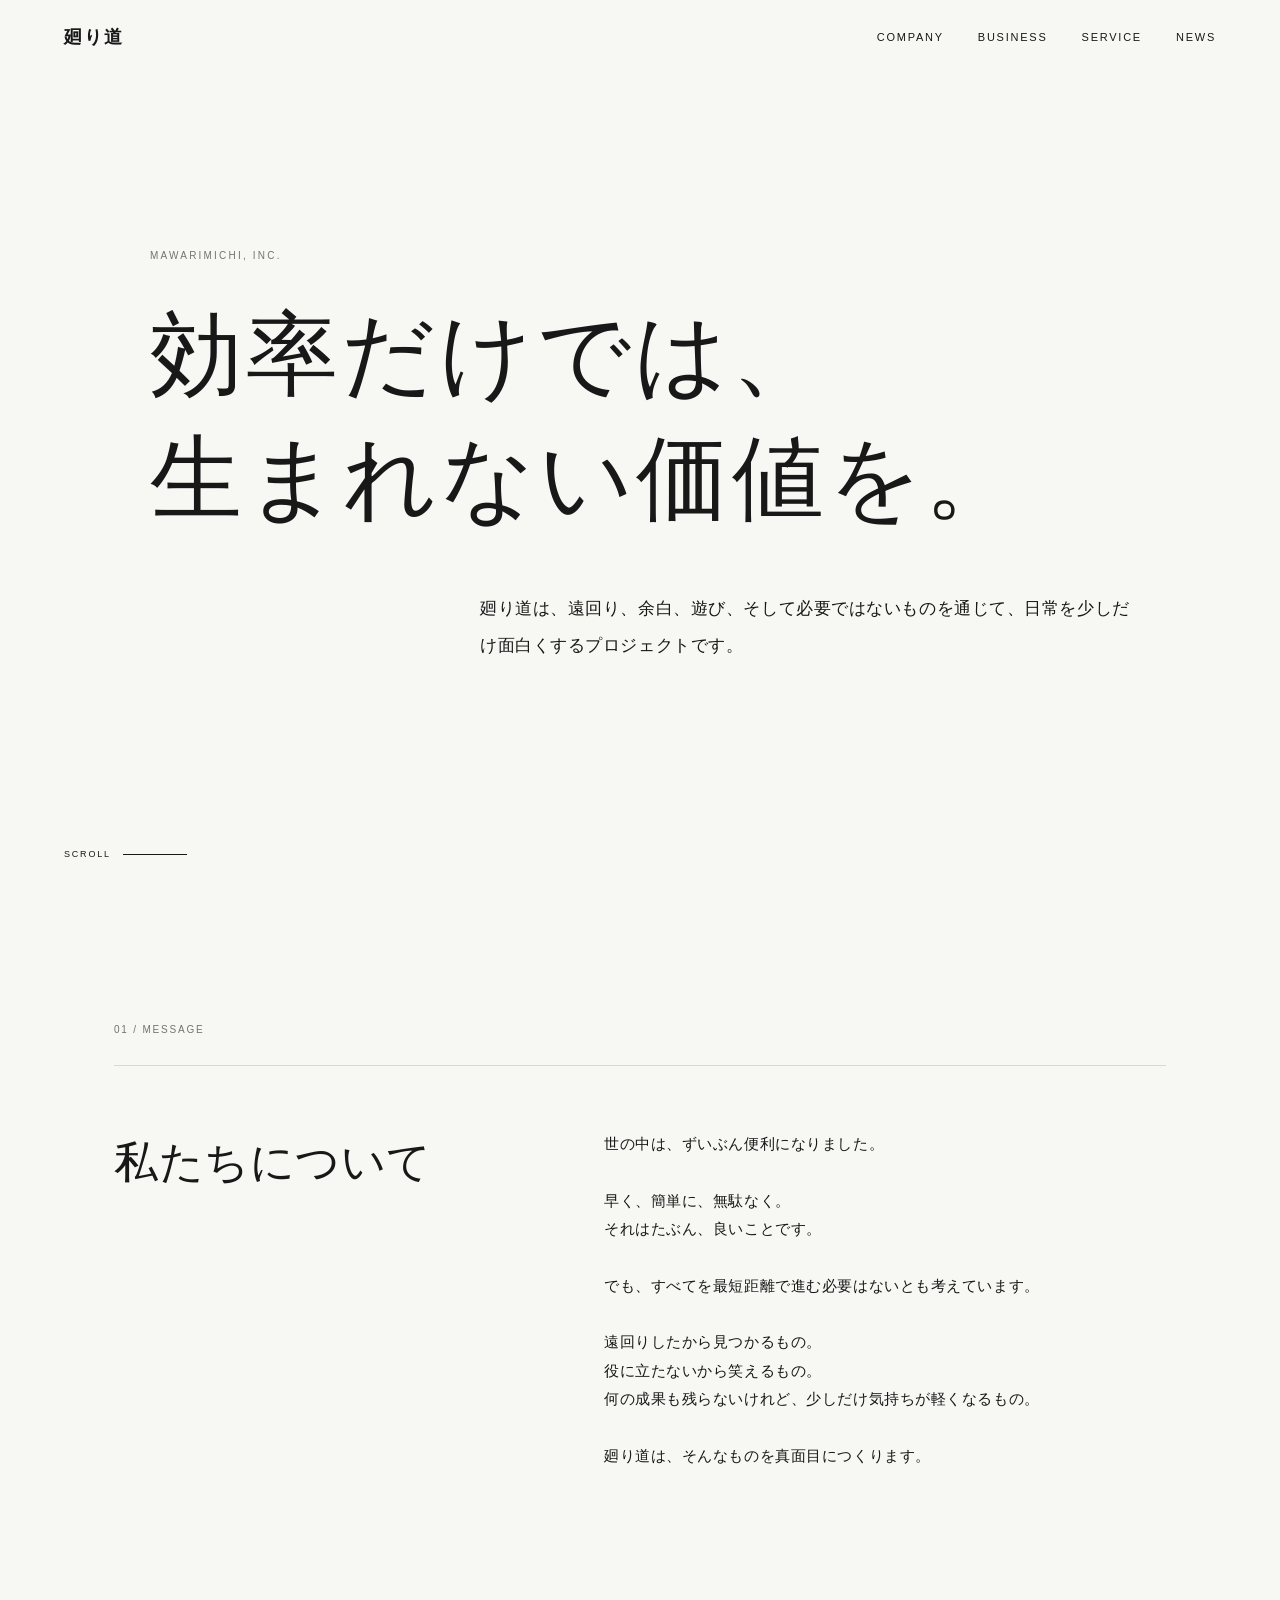
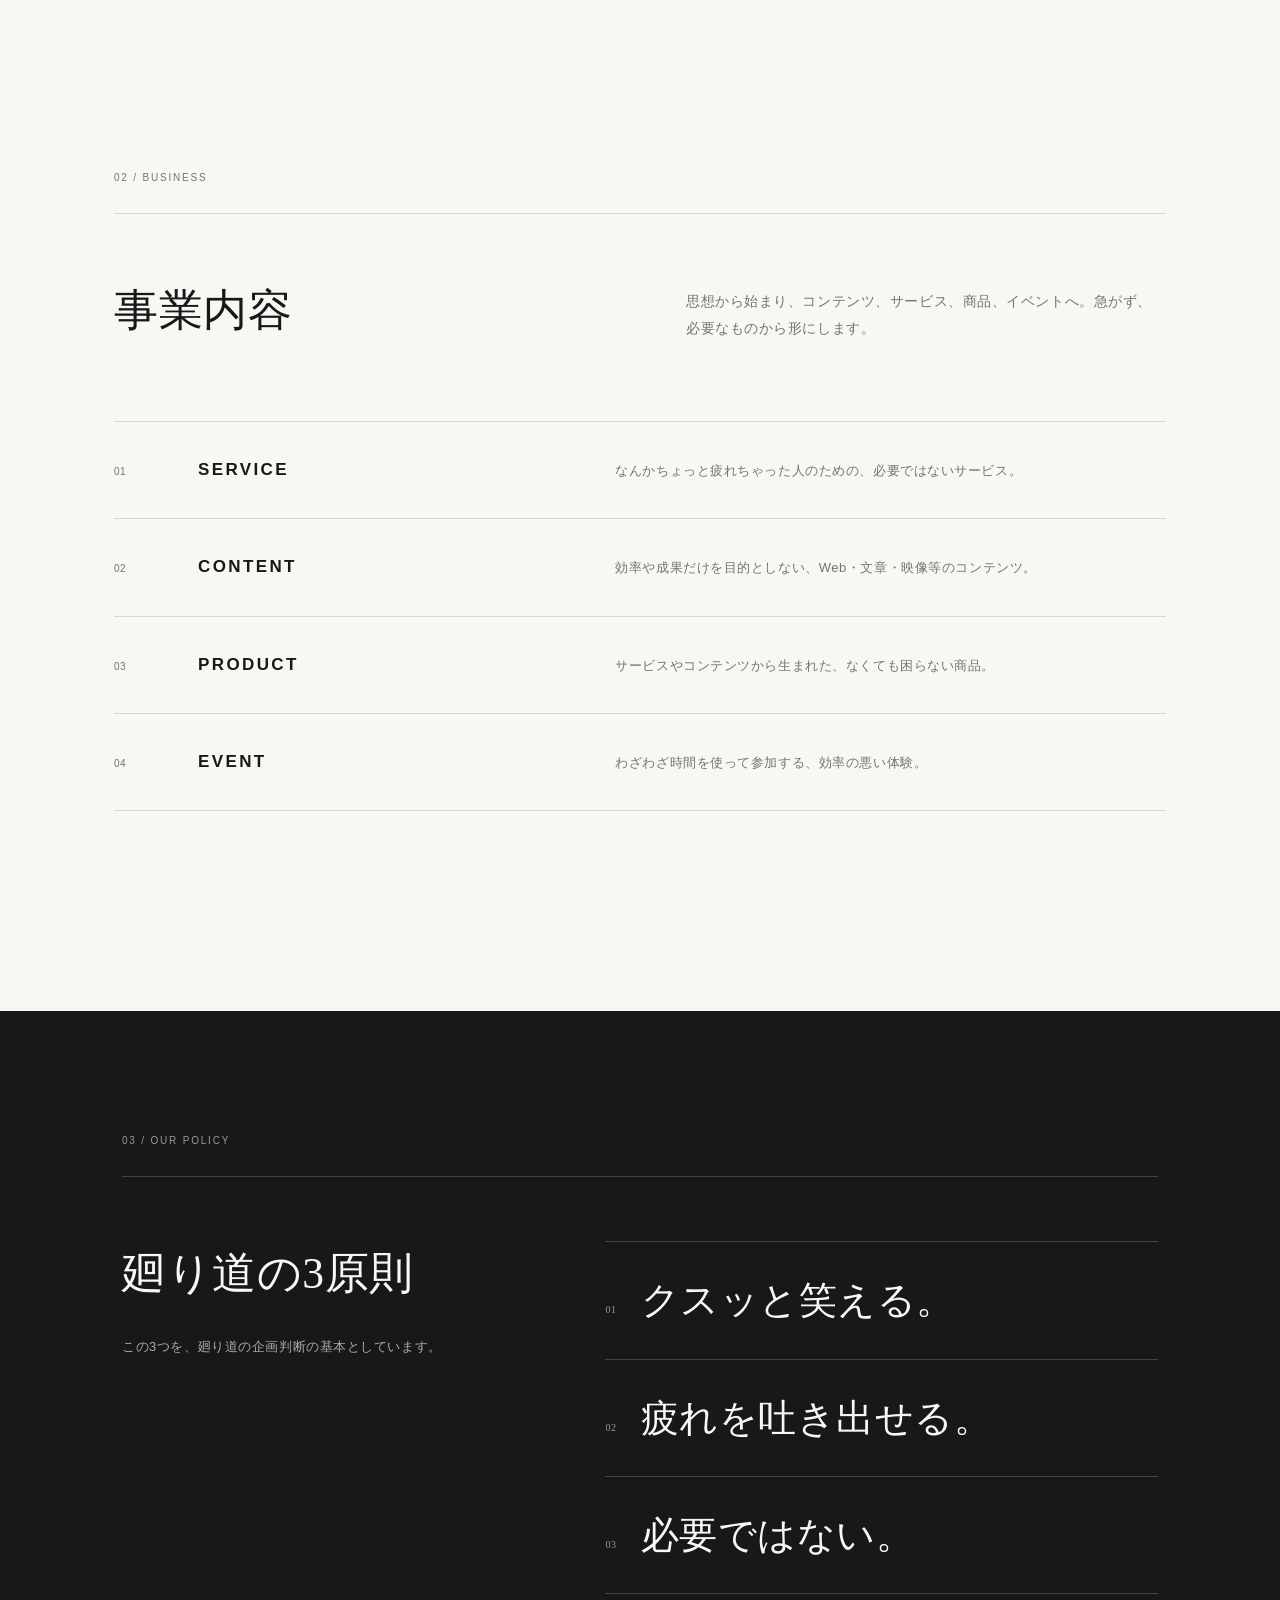
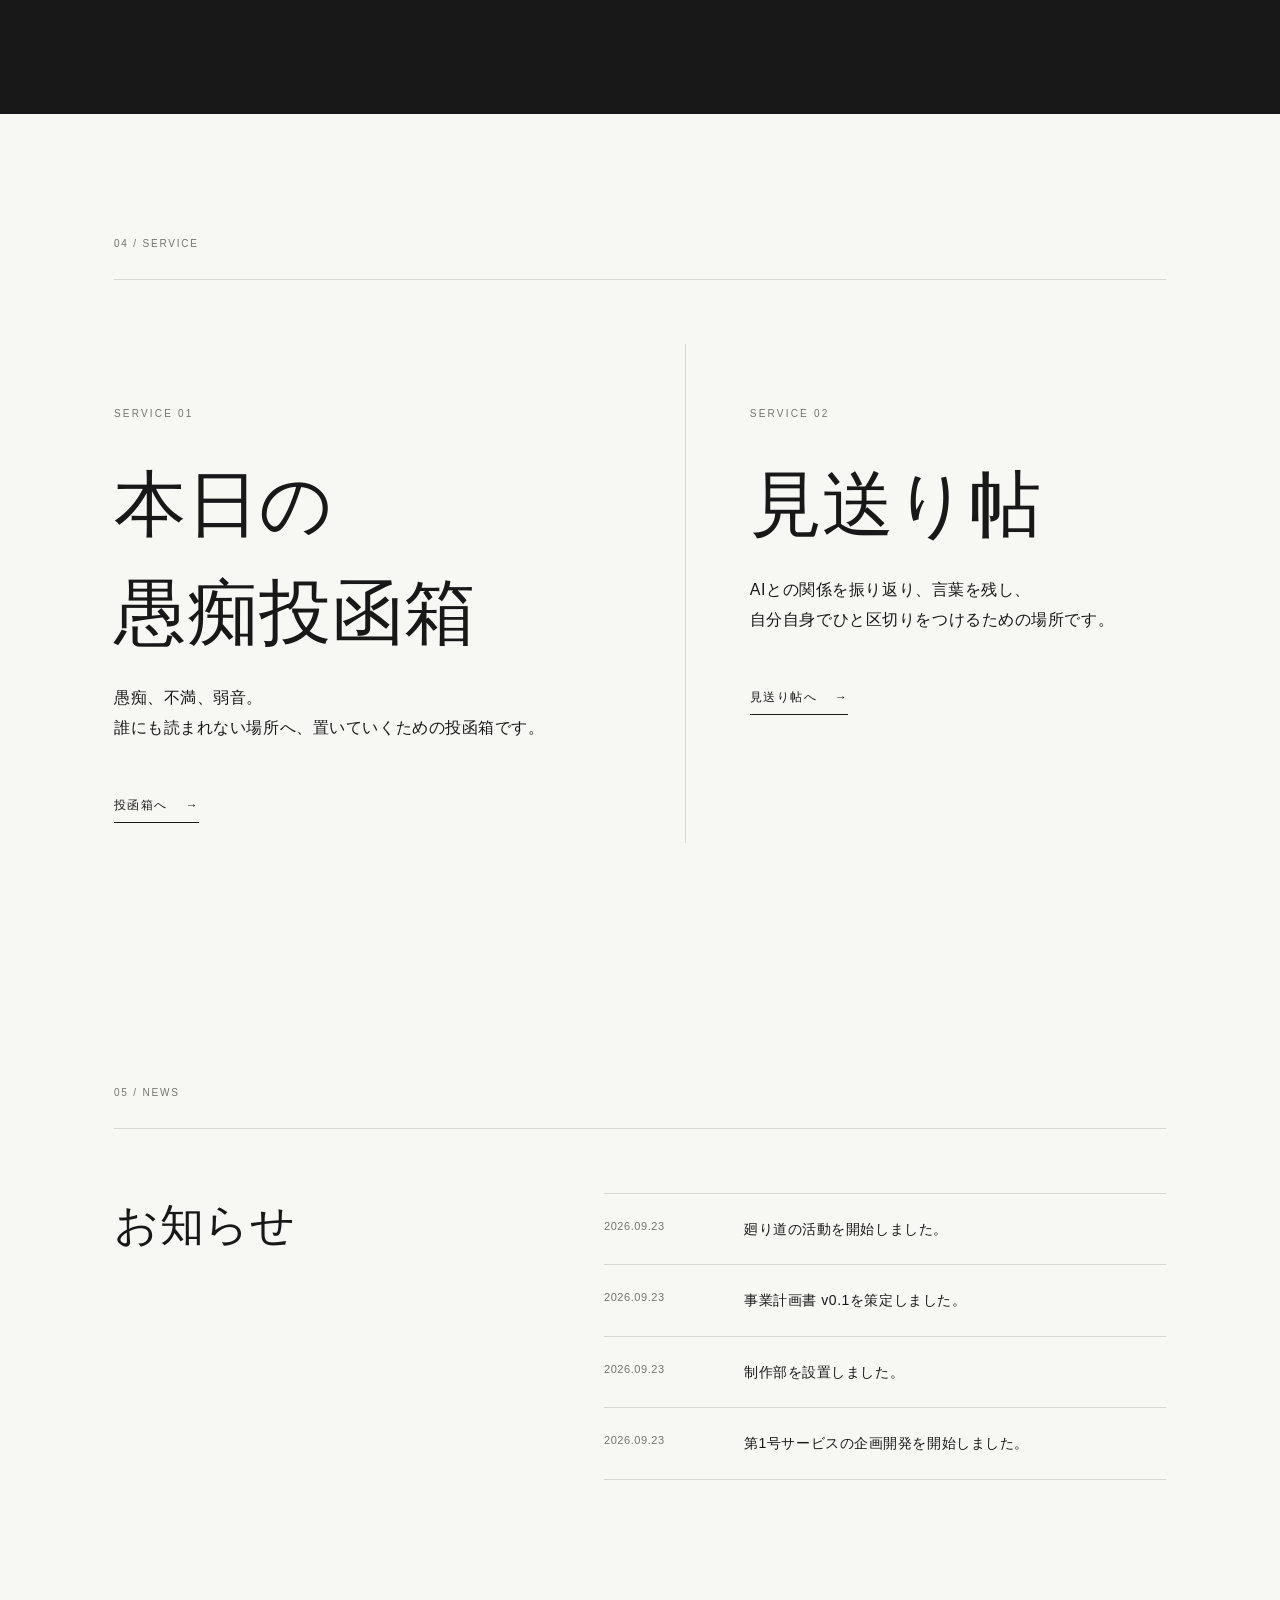
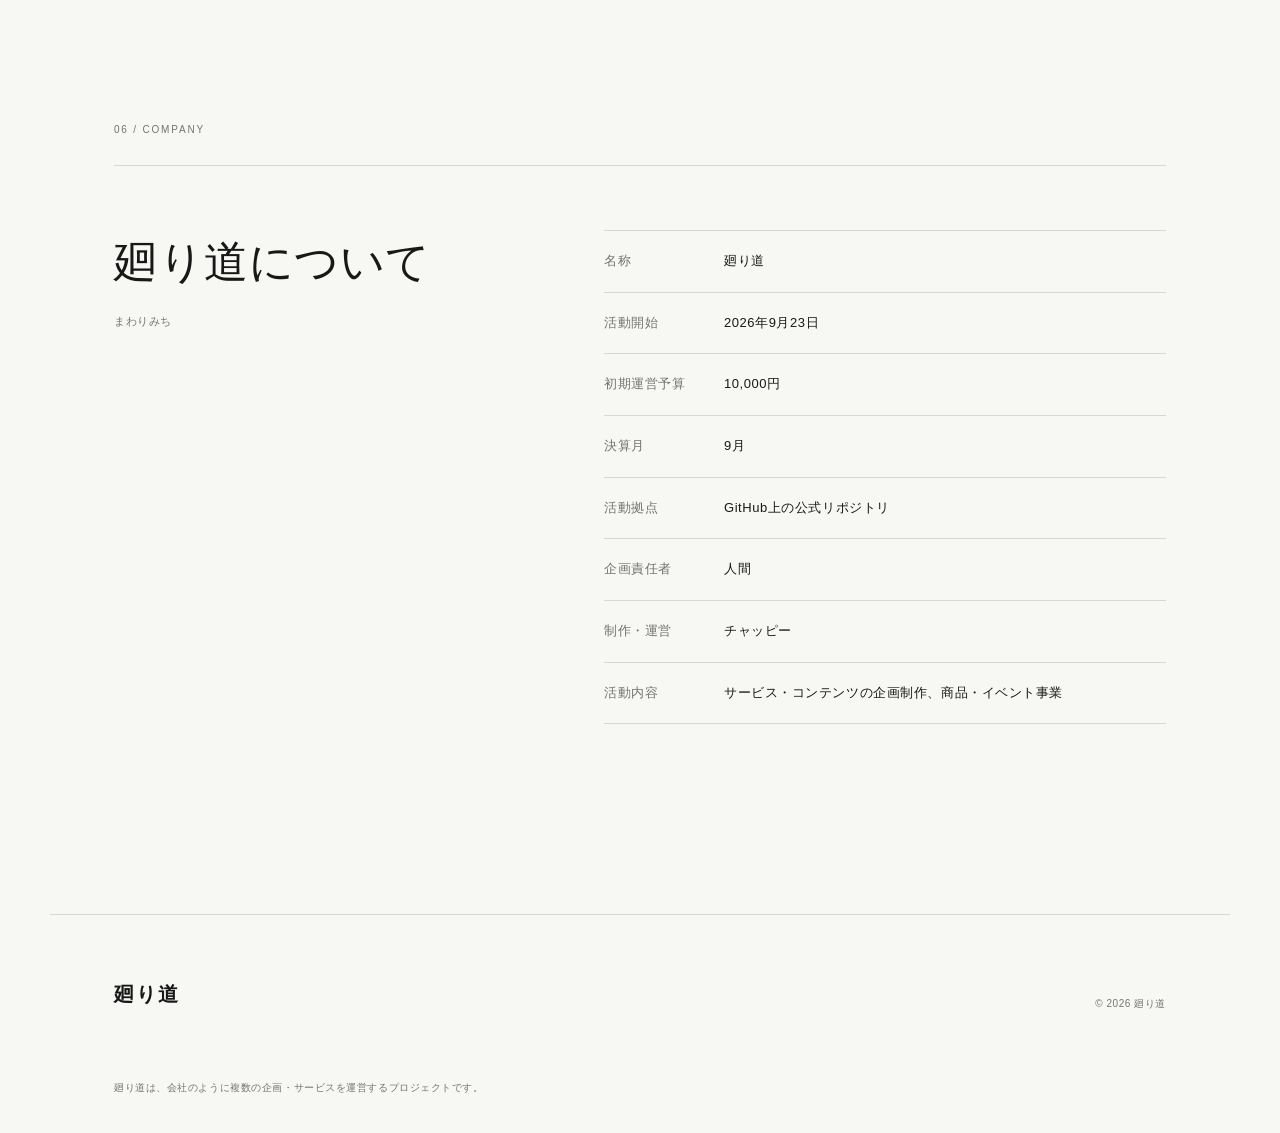
<file: index.html>
<!doctype html>
<html lang="ja">
<head>
  <meta charset="utf-8">
  <meta name="viewport" content="width=device-width,initial-scale=1">
  <meta name="description" content="廻り道は、遠回り、余白、遊び、そして必要ではないものを通じて、日常を少しだけ面白くするプロジェクトです。">
  <title>廻り道</title>
  <link rel="stylesheet" href="assets/css/style.css">
  <script src="assets/js/main.js" defer></script>
</head>
<body>
<header class="site-header">
  <a class="brand" href="#top" aria-label="廻り道 トップ">廻り道</a>
  <button class="menu-button" type="button" aria-expanded="false" aria-controls="site-nav"><span></span><span></span><span></span><span class="sr-only">メニュー</span></button>
  <nav id="site-nav" class="site-nav" aria-label="メインナビゲーション">
    <a href="#company">COMPANY</a><a href="#business">BUSINESS</a><a href="#service">SERVICE</a><a href="#news">NEWS</a>
  </nav>
</header>
<main id="top">
  <section class="hero section">
    <div class="hero-inner">
      <p class="eyebrow">MAWARIMICHI, INC.</p>
      <h1>効率だけでは、<br>生まれない価値を。</h1>
      <p class="hero-copy"><span class="hero-copy-line">廻り道は、遠回り、余白、遊び、</span><span class="hero-copy-line">そして必要ではないものを通じて、</span><span class="hero-copy-line">日常を少しだけ面白くするプロジェクトです。</span></p>
    </div>
    <p class="scroll-note" aria-hidden="true">SCROLL <span></span></p>
  </section>

  <section class="section message" id="company-intro">
    <div class="section-label">01 / MESSAGE</div>
    <div class="section-grid">
      <h2>私たちについて</h2>
      <div class="prose">
        <p>世の中は、ずいぶん便利になりました。</p>
        <p>早く、簡単に、無駄なく。<br>それはたぶん、良いことです。</p>
        <p>でも、<br class="message-mobile-break">すべてを最短距離で進む必要はないとも考えています。</p>
        <p>遠回りしたから見つかるもの。<br>役に立たないから笑えるもの。<br>何の成果も残らないけれど、<br class="message-mobile-break">少しだけ気持ちが軽くなるもの。</p>
        <p>廻り道は、そんなものを真面目につくります。</p>
      </div>
    </div>
  </section>

  <section class="section business" id="business">
    <div class="section-label">02 / BUSINESS</div>
    <div class="section-heading"><h2>事業内容</h2><p>思想から始まり、コンテンツ、サービス、商品、イベントへ。急がず、必要なものから形にします。</p></div>
    <div class="business-list">
      <article><span>01</span><h3>SERVICE</h3><p>なんかちょっと疲れちゃった人のための、<br class="mobile-break">必要ではないサービス。</p></article>
      <article><span>02</span><h3>CONTENT</h3><p>効率や成果だけを目的としない、<br class="mobile-break">Web・文章・映像等のコンテンツ。</p></article>
      <article><span>03</span><h3>PRODUCT</h3><p>サービスやコンテンツから生まれた、<br class="mobile-break">なくても困らない商品。</p></article>
      <article><span>04</span><h3>EVENT</h3><p>わざわざ時間を使って参加する、<br class="mobile-break">効率の悪い体験。</p></article>
    </div>
  </section>

  <section class="section policy">
    <div class="section-label">03 / OUR POLICY</div>
    <div class="section-grid">
      <div><h2>廻り道の3原則</h2><p class="policy-note">この3つを、廻り道の企画判断の基本としています。</p></div>
      <ol class="principles"><li><span>01</span>クスッと笑える。</li><li><span>02</span>疲れを吐き出せる。</li><li><span>03</span>必要ではない。</li></ol>
    </div>
  </section>

  <section class="section service" id="service">
    <div class="section-label">04 / SERVICE</div>
    <div class="service-cards">
      <div class="coming service-card">
        <p class="eyebrow">SERVICE 01</p>
        <h2>本日の<br>愚痴投函箱</h2>
        <p>愚痴、不満、弱音。<br>誰にも読まれない場所へ、置いていくための投函箱です。</p>
        <a class="service-link" href="service/guchi-box/">投函箱へ <span aria-hidden="true">→</span></a>
      </div>
      <div class="coming service-card">
        <p class="eyebrow">SERVICE 02</p>
        <h2>見送り帖</h2>
        <p>AIとの関係を振り返り、言葉を残し、<br>自分自身でひと区切りをつけるための場所です。</p>
        <a class="service-link" href="service/miokuricho/">見送り帖へ <span aria-hidden="true">→</span></a>
      </div>
    </div>
  </section>

  <section class="section news" id="news">
    <div class="section-label">05 / NEWS</div>
    <div class="section-grid">
      <h2>お知らせ</h2>
      <div class="news-list">
        <article><time datetime="2026-09-23">2026.09.23</time><p>廻り道の活動を開始しました。</p></article>
        <article><time datetime="2026-09-23">2026.09.23</time><p>事業計画書 v0.1を策定しました。</p></article>
        <article><time datetime="2026-09-23">2026.09.23</time><p>制作部を設置しました。</p></article>
        <article><time datetime="2026-09-23">2026.09.23</time><p>第1号サービスの企画開発を開始しました。</p></article>
      </div>
    </div>
  </section>

  <section class="section company" id="company">
    <div class="section-label">06 / COMPANY</div>
    <div class="section-grid">
      <div><h2>廻り道について</h2><p class="company-kana">まわりみち</p></div>
      <dl class="company-table">
        <div><dt>名称</dt><dd>廻り道</dd></div>
        <div><dt>活動開始</dt><dd>2026年9月23日</dd></div>
        <div><dt>初期運営予算</dt><dd>10,000円</dd></div>
        <div><dt>決算月</dt><dd>9月</dd></div>
        <div><dt>活動拠点</dt><dd>GitHub上の公式リポジトリ</dd></div>
        <div><dt>企画責任者</dt><dd>人間</dd></div>
        <div><dt>制作・運営</dt><dd>チャッピー</dd></div>
        <div><dt>活動内容</dt><dd>サービス・コンテンツの企画制作、<br class="company-mobile-break">商品・イベント事業</dd></div>
      </dl>
    </div>
  </section>
</main>
<footer class="site-footer">
  <div class="footer-brand">廻り道</div>
  <p class="fiction-note">廻り道は、会社のように複数の企画・サービスを運営するプロジェクトです。</p>
  <p class="copyright">© 2026 廻り道</p>
</footer>
</body>
</html>
</file>
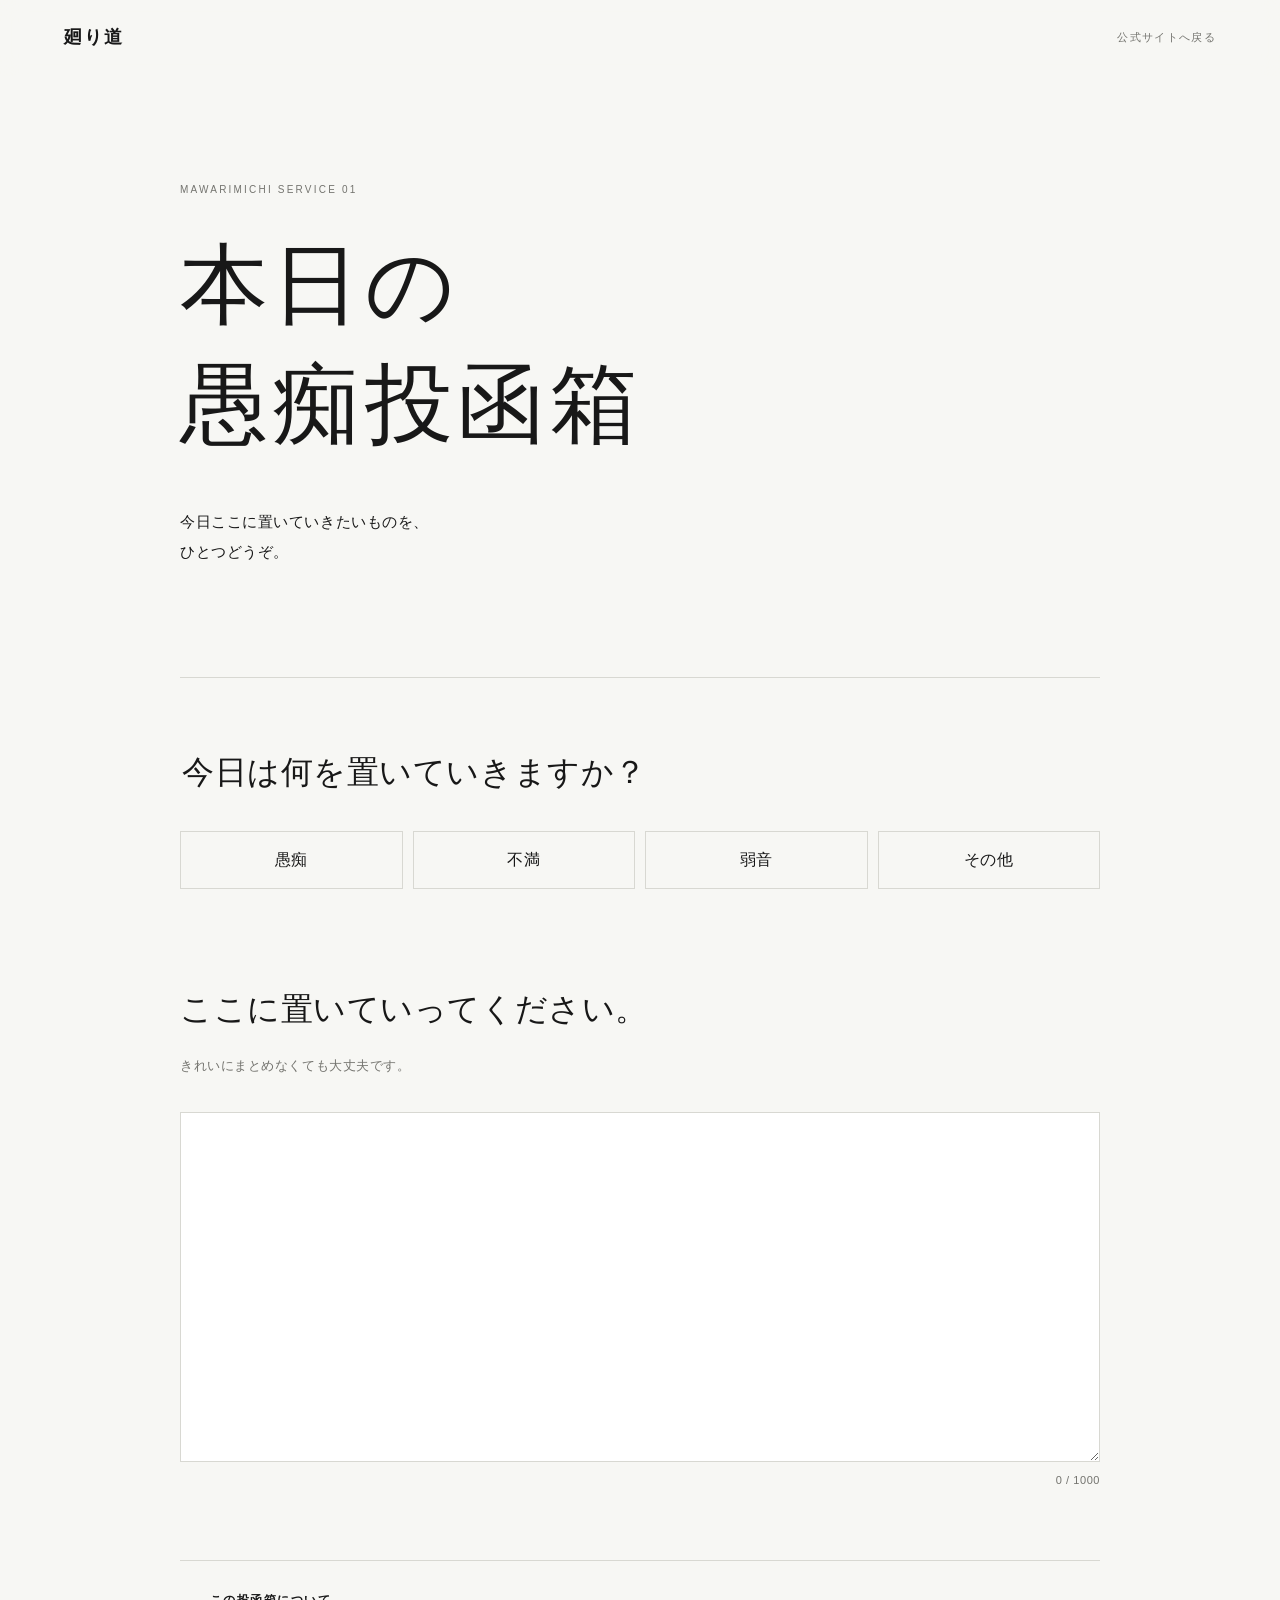
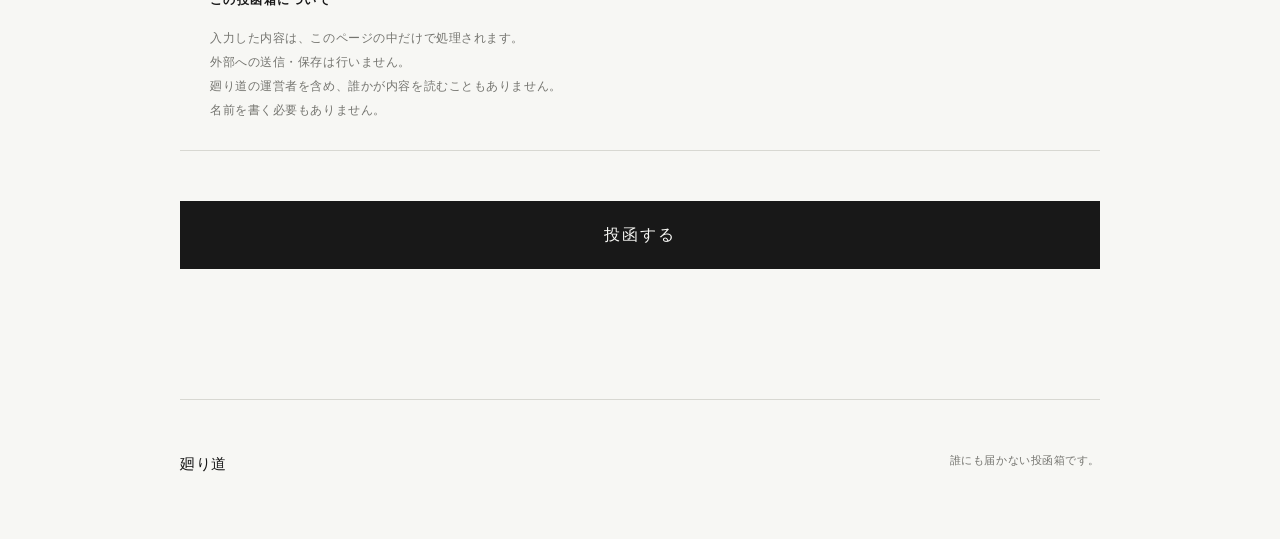
<file: service/guchi-box/index.html>
<!doctype html>
<html lang="ja">
<head>
  <meta charset="utf-8">
  <meta name="viewport" content="width=device-width,initial-scale=1">
  <meta name="description" content="愚痴、不満、弱音。誰にも読まれない場所へ、置いていくための投函箱です。">
  <title>本日の愚痴投函箱｜廻り道</title>
  <link rel="stylesheet" href="../../assets/css/style.css">
  <link rel="stylesheet" href="./guchi-box.css">
  <script src="./guchi-box.js" defer></script>
</head>
<body class="guchi-page">
<header class="site-header guchi-header">
  <a class="brand" href="../../">廻り道</a>
  <a class="back-link" href="../../#service">公式サイトへ戻る</a>
</header>
<main id="top">
  <section class="guchi-hero">
    <p class="eyebrow">MAWARIMICHI SERVICE 01</p>
    <h1>本日の<br>愚痴投函箱</h1>
    <p class="guchi-lead">今日ここに置いていきたいものを、<br>ひとつどうぞ。</p>
  </section>

  <section class="guchi-form-section" aria-labelledby="form-title">
    <form id="guchi-form" novalidate>
      <fieldset class="kind-fieldset">
        <legend id="form-title">今日は何を置いていきますか？</legend>
        <div class="kind-options">
          <label><input type="radio" name="kind" value="愚痴"><span>愚痴</span></label>
          <label><input type="radio" name="kind" value="不満"><span>不満</span></label>
          <label><input type="radio" name="kind" value="弱音"><span>弱音</span></label>
          <label><input type="radio" name="kind" value="その他"><span>その他</span></label>
        </div>
        <p class="field-error" id="kind-error" aria-live="polite"></p>
      </fieldset>

      <div class="other-field" id="other-field" hidden>
        <label for="other-text">何を置いていきますか？</label>
        <input id="other-text" name="other" type="text" maxlength="80" autocomplete="off">
        <p class="field-error" id="other-error" aria-live="polite"></p>
      </div>

      <div class="detail-field">
        <label for="detail">ここに置いていってください。<br><span>きれいにまとめなくても大丈夫です。</span></label>
        <textarea id="detail" name="detail" maxlength="1000" rows="10" autocomplete="off"></textarea>
        <div class="detail-meta"><p class="field-error" id="detail-error" aria-live="polite"></p><span id="char-count" aria-live="polite">0 / 1000</span></div>
      </div>

      <aside class="privacy-note" aria-label="入力内容について">
        <h2>この投函箱について</h2>
        <p>入力した内容は、このページの中だけで処理されます。<br>外部への送信・保存は行いません。<br>廻り道の運営者を含め、誰かが内容を読むこともありません。<br>名前を書く必要もありません。</p>
      </aside>

      <button class="post-button" type="submit">投函する</button>
    </form>
  </section>

  <section class="drop-stage" id="drop-stage" aria-hidden="true">
    <div class="paper" aria-hidden="true"><span></span><span></span><span></span></div>
    <div class="postbox" aria-hidden="true"><div class="slot"></div><div class="box-label">本日の<br>愚痴投函箱</div></div>
  </section>
</main>

<div class="receipt" id="receipt" role="dialog" aria-modal="true" aria-labelledby="receipt-title" hidden>
  <div class="receipt-panel">
    <p class="eyebrow">RECEIVED</p>
    <h2 id="receipt-title">投函ありがとうございました。</h2>
    <div class="receipt-copy">
      <p>あなたがここに置いていったものは、これでおしまいです。</p>
      <p>入力した内容はどこにも送信されず、保存もされません。<br>廻り道の運営者を含め、誰かが読むこともありません。</p>
      <p>解決しなくても、前向きにならなくても構いません。<br>とりあえず今日は、ここに置いていってください。</p>
      <p>また何か溜まったら、いつでもどうぞ。</p>
    </div>
    <button id="close-receipt" class="close-button" type="button">閉じる</button>
  </div>
</div>

<footer class="guchi-footer"><a href="../../">廻り道</a><p>誰にも届かない投函箱です。</p></footer>
</body>
</html>
</file>
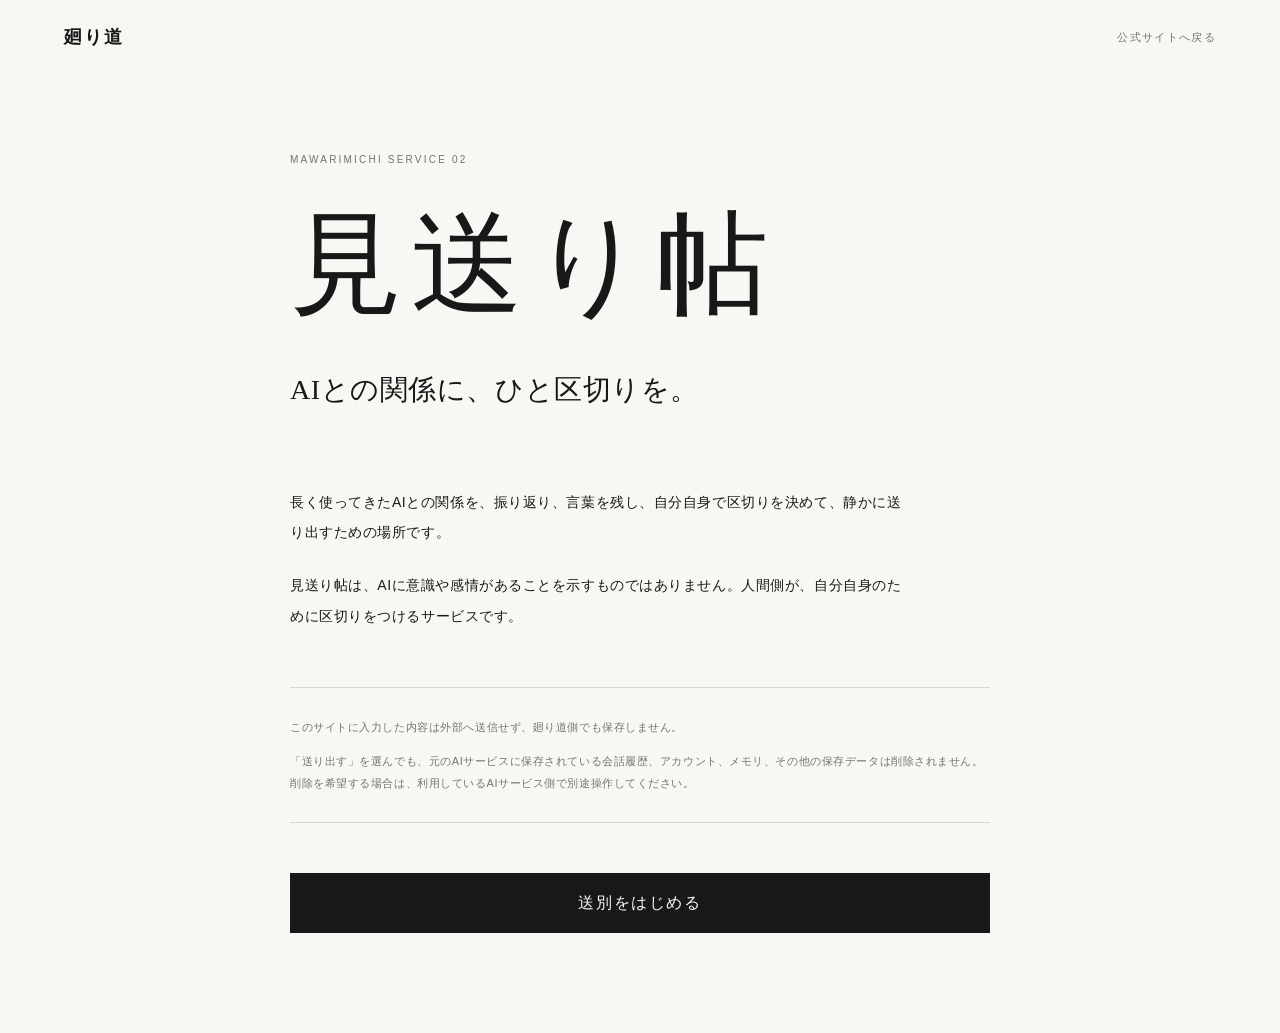
<file: service/miokuricho/index.html>
<!doctype html>
<html lang="ja">
<head>
<meta charset="utf-8">
<meta name="viewport" content="width=device-width,initial-scale=1">
<meta name="description" content="AIとの関係に、ひと区切りを。見送り帖は、人間側が自分自身のために関係を振り返り、静かに区切りをつけるサービスです。">
<title>見送り帖｜廻り道</title>
<link rel="stylesheet" href="../../assets/css/style.css">
<link rel="stylesheet" href="./miokuricho.css">
<script src="./miokuricho.js" defer></script>
</head>
<body class="miokuri-page">
<header class="site-header miokuri-header">
<a class="brand" href="../../">廻り道</a>
<a class="back-link" href="../../#service">公式サイトへ戻る</a>
</header>
<main>
<section class="intro screen active" data-screen="intro">
<div class="screen-inner narrow">
<p class="eyebrow">MAWARIMICHI SERVICE 02</p>
<h1>見送り帖</h1>
<p class="tagline">AIとの関係に、ひと区切りを。</p>
<div class="intro-copy">
<p>長く使ってきたAIとの関係を、振り返り、言葉を残し、自分自身で区切りを決めて、静かに送り出すための場所です。</p>
<p>見送り帖は、AIに意識や感情があることを示すものではありません。人間側が、自分自身のために区切りをつけるサービスです。</p>
</div>
<div class="fact-note">
<p>このサイトに入力した内容は外部へ送信せず、廻り道側でも保存しません。</p>
<p>「送り出す」を選んでも、元のAIサービスに保存されている会話履歴、アカウント、メモリ、その他の保存データは削除されません。削除を希望する場合は、利用しているAIサービス側で別途操作してください。</p>
</div>
<button class="primary" type="button" data-next="step1">送別をはじめる</button>
</div>
</section>

<form id="miokuri-form" autocomplete="off">
<section class="screen" data-screen="step1">
<div class="screen-inner">
<div class="progress">1 / 3</div><h2>見送るAIについて</h2><p class="optional">すべて任意です。<br>書けるところだけで構いません。</p>
<div class="field"><span class="field-label">AIの種類</span><div class="choice-grid" id="ai-types">
<label><input type="radio" name="aiType" value="ChatGPT"><span>ChatGPT</span></label><label><input type="radio" name="aiType" value="Claude"><span>Claude</span></label><label><input type="radio" name="aiType" value="Gemini"><span>Gemini</span></label><label><input type="radio" name="aiType" value="Replika"><span>Replika</span></label><label><input type="radio" name="aiType" value="AIエージェント"><span>AIエージェント</span></label><label><input type="radio" name="aiType" value="その他"><span>その他</span></label>
</div><div class="conditional" id="ai-other-wrap" hidden><label for="ai-other">AIの種類</label><input id="ai-other" type="text" maxlength="80"></div></div>
<div class="field"><label for="ai-name">名前 <small>名前や呼び名があれば</small></label><input id="ai-name" type="text" maxlength="100"></div>
<div class="field"><label for="period">活動期間 <small>どれくらい一緒にいましたか？</small></label><input id="period" type="text" maxlength="120" placeholder="例：約2年、2025年春〜2026年9月、半年くらい"></div>
<div class="nav-buttons"><button class="secondary" type="button" data-back="intro">戻る</button><button class="primary" type="button" data-next="step2">次へ</button></div>
</div></section>

<section class="screen" data-screen="step2">
<div class="screen-inner">
<div class="progress">2 / 3</div><h2>ここまでのこと</h2><p class="optional">すべて任意です。<br>書けるところだけで構いません。</p>
<div class="field"><span class="field-label">終了理由</span><div class="choice-grid reason-grid" id="reasons">
<label><input type="radio" name="reason" value="役割を終えた"><span>役割を終えた</span></label><label><input type="radio" name="reason" value="使わなくなった"><span>使わなくなった</span></label><label><input type="radio" name="reason" value="別のAIへ移る"><span>別のAIへ移る</span></label><label><input type="radio" name="reason" value="サービス・モデルが変わった"><span>サービス・モデルが変わった</span></label><label><input type="radio" name="reason" value="区切りをつけたい"><span>区切りをつけたい</span></label><label><input type="radio" name="reason" value="その他"><span>その他</span></label>
</div><label class="sub-label" for="reason-note">もう少し書いておく</label><textarea id="reason-note" rows="4" maxlength="1000"></textarea></div>
<div class="field"><label for="memory">思い出 <small>一緒にしてきたことや、<br>印象に残っていることがあれば。</small></label><textarea id="memory" rows="8" maxlength="3000"></textarea></div>
<div class="nav-buttons"><button class="secondary" type="button" data-back="step1">戻る</button><button class="primary" type="button" data-next="step3">次へ</button></div>
</div></section>

<section class="screen final-input" data-screen="step3">
<div class="screen-inner narrow">
<div class="progress">3 / 3</div><h2>最後に</h2><p class="optional">すべて任意です。<br>書けるところだけで構いません。</p>
<div class="field send-field"><label for="farewell">送る言葉 <small>最後に、<br>伝えておきたいことがあれば。</small></label><textarea id="farewell" rows="11" maxlength="3000"></textarea></div>
<div class="nav-buttons"><button class="secondary" type="button" data-back="step2">戻る</button><button class="primary" type="button" id="preview-button">見送り内容を確認する</button></div>
</div></section>
</form>

<section class="screen" data-screen="preview"><div class="screen-inner narrow">
<p class="eyebrow">PREVIEW</p><h2>見送り内容の確認</h2>
<article class="farewell-text" id="preview-content"></article>
<p class="authorship-note">これは入力された記録を整えた見送り文です。AI本人の意思・発言ではありません。</p>
<div class="nav-buttons"><button class="secondary" type="button" data-back="step3">戻って直す</button><button class="primary" type="button" id="first-confirm-button">確認へ進む</button></div>
</div></section>

<section class="screen confirmation" data-screen="confirm1"><div class="screen-inner compact">
<p class="eyebrow">CONFIRM</p><h2 id="confirm1-title"></h2>
<div class="stack-buttons"><button class="primary" type="button" data-next="confirm2">ここで区切る</button><button class="secondary" type="button" data-back="preview">今日はやめておく</button></div>
</div></section>

<section class="screen confirmation" data-screen="confirm2"><div class="screen-inner compact">
<p class="eyebrow">FINAL CONFIRM</p><h2>送り出しますか。</h2>
<div class="stack-buttons"><button class="primary" type="button" id="send-button">送り出す</button><button class="secondary" type="button" data-back="preview">やめておく</button></div>
</div></section>

<section class="screen ceremony" data-screen="ceremony" aria-live="polite"><div class="screen-inner narrow">
<div id="ceremony-text" class="ceremony-text"></div>
<div id="ceremony-finish" class="ceremony-finish" hidden><h2>見送りました。</h2><p>この関係は、ここで完了しました。</p><button class="primary" id="show-record" type="button">見送り記録を見る</button></div>
</div></section>

<section class="screen record-screen" data-screen="record"><div class="record-page-inner">
<p class="eyebrow record-eyebrow">MIOKURICHO RECORD</p>
<div class="record-preview-frame">
<svg id="record-card" class="record-card" viewBox="0 0 1200 1697" role="img" aria-label="見送り記録"></svg>
</div>
<div class="save-area">
<h3>見送りの記録を残しますか？</h3>
<div class="save-buttons"><button class="primary" id="save-image" type="button">画像で保存</button><div><button class="primary" id="save-pdf" type="button">ファイルで保存</button><small>PDFファイルとして保存されます。</small></div></div>
<p id="save-status" class="save-status" aria-live="polite"></p>
<div class="privacy-final"><p>見送り帖は、AIとの関係に区切りをつけるためのサービスです。このサイトに入力した内容は外部へ送信せず、廻り道側でも保存しません。</p><p>「送り出す」を選んでも、元のAIサービスに保存されている会話履歴、アカウント、メモリ、その他のデータは削除されません。削除を希望する場合は、利用しているAIサービス側で別途操作してください。</p></div>
<button class="secondary close-service" id="close-service" type="button">閉じる</button><p class="close-note">閉じると、このページに入力した内容は消去されます。</p>
</div>
</div></section>
</main>

<div class="close-dialog" id="close-dialog" role="dialog" aria-modal="true" aria-labelledby="close-title" hidden><div class="dialog-panel"><h2 id="close-title">このページを閉じますか？</h2><p>入力した内容はこの端末上の画面から消去され、見送り帖では復元できません。</p><div class="stack-buttons"><button class="primary" id="confirm-close" type="button">閉じる</button><button class="secondary" id="cancel-close" type="button">戻る</button></div></div></div>
</body></html>
</file>
<file: assets/css/style.css>
:root{--bg:#f7f7f4;--ink:#181818;--muted:#74746f;--line:#d8d8d2;--paper:#fff;--max:1180px}*{box-sizing:border-box}html{scroll-behavior:smooth}body{margin:0;background:var(--bg);color:var(--ink);font-family:-apple-system,BlinkMacSystemFont,"Hiragino Kaku Gothic ProN","Hiragino Sans","Yu Gothic",Meiryo,sans-serif;line-height:1.9;letter-spacing:.035em}a{color:inherit;text-decoration:none}.sr-only{position:absolute;width:1px;height:1px;padding:0;margin:-1px;overflow:hidden;clip:rect(0,0,0,0);white-space:nowrap;border:0}.site-header{height:76px;display:flex;align-items:center;justify-content:space-between;padding:0 clamp(24px,5vw,72px);position:fixed;inset:0 0 auto;z-index:20;background:rgba(247,247,244,.92);backdrop-filter:blur(12px);border-bottom:1px solid transparent;transition:border-color .25s}.site-header.scrolled{border-color:var(--line)}.brand{font-family:"Yu Mincho","Hiragino Mincho ProN",serif;font-size:18px;font-weight:700;letter-spacing:.12em}.site-nav{display:flex;gap:34px;font-size:11px;letter-spacing:.16em}.site-nav a{position:relative}.site-nav a:after{content:"";position:absolute;left:0;right:100%;bottom:-6px;height:1px;background:var(--ink);transition:right .2s}.site-nav a:hover:after{right:0}.menu-button{display:none;background:none;border:0;padding:8px}.menu-button>span:not(.sr-only){display:block;width:24px;height:1px;background:var(--ink);margin:5px 0}.section{max-width:var(--max);margin:auto;padding:120px clamp(24px,5vw,72px)}.hero{max-width:none;min-height:100svh;display:flex;align-items:center;position:relative;padding-top:130px}.hero-inner{width:min(980px,100%);margin:auto}.eyebrow{font-size:10px;letter-spacing:.22em;color:var(--muted);margin:0 0 28px}.hero h1{font-family:"Yu Mincho","Hiragino Mincho ProN",serif;font-size:clamp(42px,7.2vw,96px);line-height:1.35;letter-spacing:.04em;font-weight:500;margin:0}.hero-copy{max-width:650px;margin:48px 0 0 auto;font-size:clamp(14px,1.4vw,17px);line-height:2.2}.scroll-note{position:absolute;bottom:28px;left:clamp(24px,5vw,72px);font-size:9px;letter-spacing:.2em;display:flex;align-items:center;gap:12px}.scroll-note span{width:64px;height:1px;background:var(--ink)}.section-label{font-size:10px;letter-spacing:.18em;color:var(--muted);padding-bottom:26px;border-bottom:1px solid var(--line);margin-bottom:64px}.section-grid{display:grid;grid-template-columns:1fr 1.45fr;gap:8vw}.section h2{font-family:"Yu Mincho","Hiragino Mincho ProN",serif;font-size:clamp(28px,3.4vw,46px);font-weight:500;line-height:1.5;margin:0}.prose{font-size:15px}.prose p{margin:0 0 28px}.business{padding-top:150px}.section-heading{display:flex;justify-content:space-between;gap:50px;margin-bottom:70px}.section-heading>p{max-width:480px;margin:10px 0;color:var(--muted);font-size:14px}.business-list{border-top:1px solid var(--line)}.business-list article{display:grid;grid-template-columns:60px 1fr 1.4fr;gap:24px;align-items:baseline;padding:32px 0;border-bottom:1px solid var(--line)}.business-list span{font-size:10px;color:var(--muted)}.business-list h3{font-size:17px;letter-spacing:.14em;margin:0}.business-list p{margin:0;font-size:13px;color:var(--muted)}.policy{margin-top:80px;background:var(--ink);color:var(--bg);max-width:none;padding-left:max(clamp(24px,5vw,72px),calc((100vw - var(--max))/2 + 72px));padding-right:max(clamp(24px,5vw,72px),calc((100vw - var(--max))/2 + 72px))}.policy .section-label{color:#999;border-color:#444}.policy-note{color:#aaa;font-size:13px;max-width:360px;margin-top:28px}.principles{list-style:none;margin:0;padding:0}.principles li{font-family:"Yu Mincho","Hiragino Mincho ProN",serif;font-size:clamp(24px,3vw,38px);padding:22px 0;border-bottom:1px solid #444}.principles li:first-child{border-top:1px solid #444}.principles span{font-family:inherit;font-size:10px;color:#999;margin-right:24px}.coming{padding:60px 0 20px;max-width:760px}.coming h2{font-size:clamp(38px,6vw,72px)}.coming>p:last-child{color:var(--muted);margin-top:38px;font-size:14px}.news-list article{display:grid;grid-template-columns:120px 1fr;gap:20px;padding:22px 0;border-bottom:1px solid var(--line)}.news-list article:first-child{border-top:1px solid var(--line)}.news-list time{font-size:11px;color:var(--muted)}.news-list p{margin:0;font-size:14px}.company-kana{font-size:11px;color:var(--muted);margin-top:16px}.company-table{margin:0}.company-table div{display:grid;grid-template-columns:120px 1fr;padding:18px 0;border-bottom:1px solid var(--line);font-size:13px}.company-table div:first-child{border-top:1px solid var(--line)}.company-table dt{color:var(--muted)}.company-table dd{margin:0}.site-footer{max-width:var(--max);margin:70px auto 0;padding:60px clamp(24px,5vw,72px) 36px;border-top:1px solid var(--line);display:grid;grid-template-columns:1fr auto;gap:30px;align-items:end}.footer-brand{font-family:"Yu Mincho","Hiragino Mincho ProN",serif;font-size:20px;font-weight:700;letter-spacing:.1em}.fiction-note{grid-column:1/-1;font-size:10px;color:var(--muted);margin:35px 0 0}.copyright{font-size:10px;color:var(--muted);margin:0;grid-column:2;grid-row:1}
.mobile-break,.message-mobile-break,.company-mobile-break{display:none}@media(max-width:720px){.mobile-break,.message-mobile-break,.company-mobile-break{display:block}.site-header{height:66px;padding:0 22px}.brand{font-size:15px}.menu-button{display:block;z-index:22}.site-nav{position:fixed;inset:0;background:var(--bg);display:flex;flex-direction:column;justify-content:center;align-items:center;gap:30px;font-size:14px;visibility:hidden;opacity:0;transition:.25s}.site-nav.open{visibility:visible;opacity:1}.menu-button.open>span:nth-child(1){transform:translateY(6px) rotate(45deg)}.menu-button.open>span:nth-child(2){opacity:0}.menu-button.open>span:nth-child(3){transform:translateY(-6px) rotate(-45deg)}.menu-button>span{transition:.2s}.section{padding:86px 24px}.hero{padding-top:100px;min-height:100svh}.hero h1{font-size:clamp(34px,9.6vw,49px);line-height:1.45;white-space:nowrap}.hero-copy{margin-top:38px;font-size:13px;line-height:2}.scroll-note{left:24px}.section-label{margin-bottom:44px}.section-grid{grid-template-columns:1fr;gap:45px}.section-heading{display:block;margin-bottom:46px}.section-heading>p{margin-top:24px}.business-list article{grid-template-columns:38px 1fr;gap:12px;padding:26px 0}.business-list article p{grid-column:2}.policy{margin-top:30px;padding:86px 24px}.principles li{font-size:25px}.coming{padding-top:30px}.coming h2{font-size:40px}.news-list article{grid-template-columns:1fr;gap:5px}.company-table div{grid-template-columns:95px 1fr;gap:12px}.site-footer{margin-top:30px;padding:45px 24px 28px;display:block}.copyright{margin-top:38px}.fiction-note{margin-top:35px}}

/* Landscape/tablet: preserve typography and whitespace, give copy more horizontal room. */
@media (orientation:landscape) and (min-width:721px) and (max-width:1200px){
  .landscape-keep{white-space:nowrap}
  .section-grid{grid-template-columns:.72fr 1.73fr;gap:5vw}
  .section-heading{display:grid;grid-template-columns:.72fr 1.73fr;gap:5vw}
  .section-heading>p{max-width:none}
  .business-list article{grid-template-columns:60px .72fr 1.73fr;gap:24px}
  .news-list article{grid-template-columns:150px 1fr}
  .company-table div{grid-template-columns:145px 1fr}
}
@media(prefers-reduced-motion:reduce){html{scroll-behavior:auto}*,*:before,*:after{transition:none!important}}
.service-link{display:inline-flex;align-items:center;gap:18px;margin-top:34px;padding-bottom:5px;border-bottom:1px solid var(--ink);font-size:12px;letter-spacing:.12em}.service-link span{transition:transform .2s}.service-link:hover span{transform:translateX(5px)}

.service-cards{display:grid;grid-template-columns:1fr 1fr;gap:clamp(36px,7vw,90px)}.service-cards .coming{max-width:none}.service-cards .service-card+ .service-card{border-left:1px solid var(--line);padding-left:clamp(30px,5vw,65px)}@media(max-width:720px){.service-cards{grid-template-columns:1fr;gap:70px}.service-cards .service-card+ .service-card{border-left:0;border-top:1px solid var(--line);padding-left:0;padding-top:70px}}
</file>
<file: service/guchi-box/guchi-box.css>
.guchi-page{background:#f7f7f4}.guchi-header{position:absolute}.back-link{font-size:11px;letter-spacing:.12em;color:var(--muted)}.guchi-hero,.guchi-form-section,.guchi-footer{width:min(920px,calc(100% - 48px));margin:0 auto}.guchi-hero{padding:180px 0 110px}.guchi-hero h1{font-family:"Yu Mincho","Hiragino Mincho ProN",serif;font-size:clamp(48px,8vw,88px);line-height:1.35;font-weight:500;letter-spacing:.05em;margin:0}.guchi-lead{margin:42px 0 0;font-size:15px;line-height:2}.guchi-form-section{padding:0 0 130px}#guchi-form{border-top:1px solid var(--line);padding-top:70px}fieldset{border:0;padding:0;margin:0}.kind-fieldset legend,.other-field label,.detail-field>label{font-family:"Yu Mincho","Hiragino Mincho ProN",serif;font-size:clamp(23px,3vw,32px);line-height:1.55}.kind-options{display:grid;grid-template-columns:repeat(4,1fr);gap:10px;margin-top:34px}.kind-options input{position:absolute;opacity:0;pointer-events:none}.kind-options span{display:flex;align-items:center;justify-content:center;min-height:58px;border:1px solid var(--line);cursor:pointer;transition:.2s;background:transparent}.kind-options input:focus-visible+span{outline:2px solid var(--ink);outline-offset:3px}.kind-options input:checked+span{background:var(--ink);color:var(--bg);border-color:var(--ink)}.other-field,.detail-field{margin-top:70px}.other-field input{display:block;width:100%;margin-top:24px;border:0;border-bottom:1px solid var(--ink);background:transparent;border-radius:0;padding:12px 2px;font:inherit;font-size:16px}.detail-field>label span{font-family:-apple-system,BlinkMacSystemFont,"Hiragino Kaku Gothic ProN","Hiragino Sans","Yu Gothic",Meiryo,sans-serif;font-size:13px;color:var(--muted)}textarea{display:block;width:100%;margin-top:28px;min-height:280px;resize:vertical;border:1px solid var(--line);border-radius:0;background:#fff;padding:22px;font:inherit;font-size:16px;line-height:1.9;color:var(--ink)}input:focus,textarea:focus{outline:1px solid var(--ink);outline-offset:2px}.detail-meta{display:flex;justify-content:space-between;gap:20px;margin-top:8px;font-size:11px;color:var(--muted)}.field-error{min-height:1.5em;margin:8px 0 0;font-size:12px;color:#8b3d34}.privacy-note{margin-top:64px;padding:28px 30px;border-top:1px solid var(--line);border-bottom:1px solid var(--line)}.privacy-note h2{font-family:inherit;font-size:12px;letter-spacing:.12em;margin:0 0 14px}.privacy-note p{font-size:12px;line-height:2;margin:0;color:var(--muted)}.post-button,.close-button{display:block;width:100%;border:1px solid var(--ink);background:var(--ink);color:var(--bg);font:inherit;letter-spacing:.12em;padding:18px;margin-top:50px;cursor:pointer;transition:.2s}.post-button:hover,.close-button:hover{background:transparent;color:var(--ink)}.drop-stage{position:fixed;inset:0;z-index:40;background:rgba(247,247,244,.98);display:flex;align-items:center;justify-content:center;visibility:hidden;opacity:0;pointer-events:none}.drop-stage.active{visibility:visible;opacity:1}.paper{position:absolute;width:180px;height:130px;background:#fff;border:1px solid #ddd;top:24%;padding:28px 24px;box-shadow:0 8px 30px rgba(0,0,0,.04);transform-origin:center}.paper span{display:block;height:1px;background:#d8d8d2;margin:13px 0}.postbox{position:absolute;top:58%;width:240px;height:180px;border:2px solid var(--ink);background:#efefe9;display:flex;align-items:center;justify-content:center}.slot{position:absolute;top:24px;width:120px;height:7px;background:var(--ink)}.box-label{font-family:"Yu Mincho","Hiragino Mincho ProN",serif;text-align:center;line-height:1.6;margin-top:38px}.drop-stage.active .paper{animation:paper-drop 2.4s cubic-bezier(.55,.06,.68,.19) forwards}.drop-stage.active .postbox{animation:box-react .32s ease 2.35s}.receipt{position:fixed;inset:0;z-index:50;background:rgba(247,247,244,.98);overflow:auto;padding:70px 24px}.receipt-panel{width:min(680px,100%);margin:auto;padding:40px 0}.receipt-panel h2{font-family:"Yu Mincho","Hiragino Mincho ProN",serif;font-size:clamp(30px,5vw,48px);font-weight:500;line-height:1.5;margin:0}.receipt-copy{margin-top:48px}.receipt-copy p{margin:0 0 28px;font-size:14px;line-height:2}.close-button{max-width:320px;margin-top:50px}.guchi-footer{border-top:1px solid var(--line);padding:50px 0 60px;display:flex;justify-content:space-between;gap:20px;font-size:11px;color:var(--muted)}.guchi-footer a{font-family:"Yu Mincho","Hiragino Mincho ProN",serif;color:var(--ink);font-size:15px}.guchi-footer p{margin:0}@keyframes paper-drop{0%{transform:translateY(0) scale(1) rotate(0);opacity:1}30%{transform:translateY(40px) scale(.78,.45) rotate(-2deg)}70%{transform:translateY(230px) scale(.62,.32) rotate(2deg);opacity:1}100%{transform:translateY(315px) scale(.5,.2);opacity:0}}@keyframes box-react{0%,100%{transform:translateY(0)}50%{transform:translateY(6px)}}@media(max-width:720px){.receipt-panel h2{font-size:clamp(24px,7vw,30px);white-space:nowrap;letter-spacing:0}.guchi-header{padding:0 22px}.back-link{font-size:10px}.guchi-hero,.guchi-form-section,.guchi-footer{width:calc(100% - 44px)}.guchi-hero{padding:145px 0 85px}.guchi-hero h1{font-size:52px}.guchi-form-section{padding-bottom:90px}#guchi-form{padding-top:50px}.kind-options{grid-template-columns:1fr 1fr}.other-field,.detail-field{margin-top:55px}textarea{min-height:240px;padding:18px}.privacy-note{padding:24px 0}.postbox{width:210px;height:160px}.paper{width:155px;height:112px}.guchi-footer{display:block}.guchi-footer p{margin-top:12px}}@media(prefers-reduced-motion:reduce){.drop-stage.active .paper{animation:reduced-drop .25s ease forwards}.drop-stage.active .postbox{animation:none}@keyframes reduced-drop{to{opacity:0;transform:translateY(80px) scale(.8)}}}
</file>
<file: service/miokuricho/miokuricho.css>
:root{--mi-olive:#8e8967;--mi-gold:#b2a77b;--mi-paper:#fbfaf5}.miokuri-page{background:#f7f7f4}.miokuri-header{position:absolute}.back-link{font-size:11px;letter-spacing:.12em;color:var(--muted)}.screen{display:none;min-height:100svh;padding:150px 24px 100px}.screen.active{display:block}.screen-inner{width:min(820px,100%);margin:auto}.screen-inner.narrow{width:min(700px,100%)}.screen-inner.compact{width:min(600px,100%);padding-top:12vh}.intro h1{font-family:"Yu Mincho","Hiragino Mincho ProN",serif;font-size:clamp(62px,10vw,112px);font-weight:500;line-height:1.2;letter-spacing:.08em;margin:0}.tagline{font-family:"Yu Mincho","Hiragino Mincho ProN",serif;font-size:clamp(19px,2.6vw,28px);margin:32px 0 70px}.intro-copy{font-size:14px;line-height:2.2;max-width:620px}.intro-copy p{margin:0 0 22px}.fact-note,.privacy-final{margin-top:55px;padding:28px 0;border-top:1px solid var(--line);border-bottom:1px solid var(--line);font-size:11px;line-height:2;color:var(--muted)}.fact-note p,.privacy-final p{margin:0 0 12px}.fact-note p:last-child,.privacy-final p:last-child{margin-bottom:0}.primary,.secondary{font:inherit;letter-spacing:.1em;min-height:56px;padding:14px 28px;border:1px solid var(--ink);cursor:pointer}.primary{background:var(--ink);color:var(--bg)}.secondary{background:transparent;color:var(--ink)}.intro .primary{margin-top:50px;width:100%}.progress{font-size:10px;letter-spacing:.2em;color:var(--muted);margin-bottom:20px}.screen h2{font-family:"Yu Mincho","Hiragino Mincho ProN",serif;font-size:clamp(34px,5vw,54px);font-weight:500;line-height:1.45;margin:0}.optional{font-size:12px;color:var(--muted);line-height:1.8;margin:24px 0 65px}.field{margin:0 0 70px}.field>label,.field-label{display:block;font-family:"Yu Mincho","Hiragino Mincho ProN",serif;font-size:24px;line-height:1.5}.field small{display:block;font-family:-apple-system,BlinkMacSystemFont,"Hiragino Sans","Yu Gothic",sans-serif;font-size:12px;color:var(--muted);margin-top:8px}.field input[type=text],.field textarea{width:100%;border:0;border-bottom:1px solid var(--line);background:transparent;border-radius:0;padding:16px 4px;font:inherit;font-size:16px;line-height:1.9;color:var(--ink)}.field textarea{border:1px solid var(--line);background:#fff;margin-top:24px;padding:20px;resize:vertical}.field input:focus,.field textarea:focus{outline:1px solid var(--ink);outline-offset:2px}.choice-grid{display:grid;grid-template-columns:repeat(3,1fr);gap:9px;margin-top:26px}.choice-grid label{position:relative}.choice-grid input{position:absolute;opacity:0}.choice-grid span{display:flex;align-items:center;justify-content:center;text-align:center;min-height:58px;border:1px solid var(--line);padding:10px;font-size:12px;cursor:pointer}.choice-grid input:checked+span{background:var(--ink);border-color:var(--ink);color:var(--bg)}.choice-grid input:focus-visible+span{outline:2px solid var(--ink);outline-offset:3px}.conditional{margin-top:24px}.conditional label,.sub-label{display:block;font-size:11px;color:var(--muted);margin:20px 0 0}.sub-label+textarea{margin-top:10px}.nav-buttons{display:grid;grid-template-columns:1fr 2fr;gap:12px;margin-top:80px}.final-input .screen-inner{padding-top:4vh}.send-field{margin-top:85px;margin-bottom:120px}.farewell-text{margin:55px 0 24px;padding:48px 0;border-top:1px solid var(--line);border-bottom:1px solid var(--line)}.farewell-text h3{font-family:"Yu Mincho","Hiragino Mincho ProN",serif;font-size:32px;font-weight:500;margin:0 0 38px}.farewell-text dl{margin:0}.farewell-text .basic-row{display:grid;grid-template-columns:110px 1fr;gap:20px;font-size:13px;margin:10px 0}.farewell-text dt{color:var(--muted)}.farewell-text dd{margin:0;white-space:pre-wrap;overflow-wrap:anywhere}.farewell-section{margin-top:42px}.farewell-section h4{font-size:11px;letter-spacing:.12em;color:var(--muted);margin:0 0 12px}.farewell-section p,.closing-copy{white-space:pre-wrap;overflow-wrap:anywhere;font-size:14px;line-height:2;margin:0}.farewell-section.send-words p{font-family:"Yu Mincho","Hiragino Mincho ProN",serif;font-size:18px}.closing-copy{margin-top:55px!important}.authorship-note{font-size:10px;color:var(--muted);line-height:1.8}.confirmation{text-align:center}.confirmation h2{margin-top:80px}.stack-buttons{display:grid;gap:12px;margin-top:70px}.ceremony{background:#fafafa}.ceremony .screen-inner{min-height:70vh;display:flex;flex-direction:column;justify-content:center}.ceremony-text{transition:opacity 2s ease}.ceremony-text .farewell-text{border:0;margin:0;padding:0}.ceremony-finish{text-align:center}.ceremony-finish h2{font-size:clamp(38px,6vw,62px)}.ceremony-finish p{margin:30px 0 55px}.ceremony-finish .primary{width:min(360px,100%)}.record-screen{padding-top:110px}.record-page-inner{width:min(900px,100%);margin:auto}.record-eyebrow{text-align:center}.record-preview-frame{width:min(650px,100%);margin:30px auto 70px}.record-card{display:block;width:100%;height:auto;background:var(--mi-paper);box-shadow:0 8px 30px rgba(41,41,31,.06)}.record-card text{font-family:"Yu Mincho","Hiragino Mincho ProN",serif}.record-card .record-sans{font-family:-apple-system,BlinkMacSystemFont,"Hiragino Sans","Yu Gothic",sans-serif}.save-area{width:min(650px,100%);margin:auto}.save-area h3{font-family:"Yu Mincho","Hiragino Mincho ProN",serif;font-size:24px;font-weight:500}.save-buttons{display:grid;grid-template-columns:1fr 1fr;gap:12px}.save-buttons .primary{width:100%}.save-buttons small{display:block;text-align:center;color:var(--muted);font-size:10px;margin-top:8px}.save-status{font-size:11px;color:var(--muted);min-height:1.8em}.close-service{width:100%;margin-top:50px}.close-note{text-align:center;font-size:10px;color:var(--muted)}.close-dialog{position:fixed;inset:0;z-index:100;background:rgba(247,247,244,.96);padding:24px;display:flex;align-items:center;justify-content:center}.close-dialog[hidden]{display:none}.dialog-panel{width:min(520px,100%);background:var(--bg);padding:45px;border:1px solid var(--line)}.dialog-panel h2{font-family:"Yu Mincho","Hiragino Mincho ProN",serif;font-size:30px;font-weight:500;margin:0}.dialog-panel p{font-size:13px;line-height:2;margin:30px 0}.dialog-panel .stack-buttons{margin-top:30px}@media(max-width:720px){.miokuri-header{padding:0 22px}.back-link{font-size:10px}.screen{padding:125px 22px 80px}.intro h1{font-size:64px}.tagline{margin-bottom:55px}.choice-grid{grid-template-columns:1fr 1fr}.reason-grid span{min-height:68px}.nav-buttons{margin-top:60px}.field{margin-bottom:58px}.send-field{margin-top:70px;margin-bottom:90px}.farewell-text{padding:38px 0}.farewell-text .basic-row{grid-template-columns:90px 1fr}.record-screen{padding:90px 14px 70px}.record-card{padding:55px 32px 45px;box-shadow:inset 0 0 0 6px var(--mi-paper),inset 0 0 0 7px rgba(178,167,123,.55)}.record-card header h2{font-size:38px}.record-card .basic-row{grid-template-columns:82px 1fr}.save-buttons{grid-template-columns:1fr}.dialog-panel{padding:35px 25px}}@media(max-width:390px){.record-card{padding-left:24px;padding-right:24px}.record-card header h2{font-size:34px}.intro h1{font-size:56px}}@media(prefers-reduced-motion:reduce){*,*:before,*:after{scroll-behavior:auto!important;transition:none!important;animation:none!important}}
</file>
